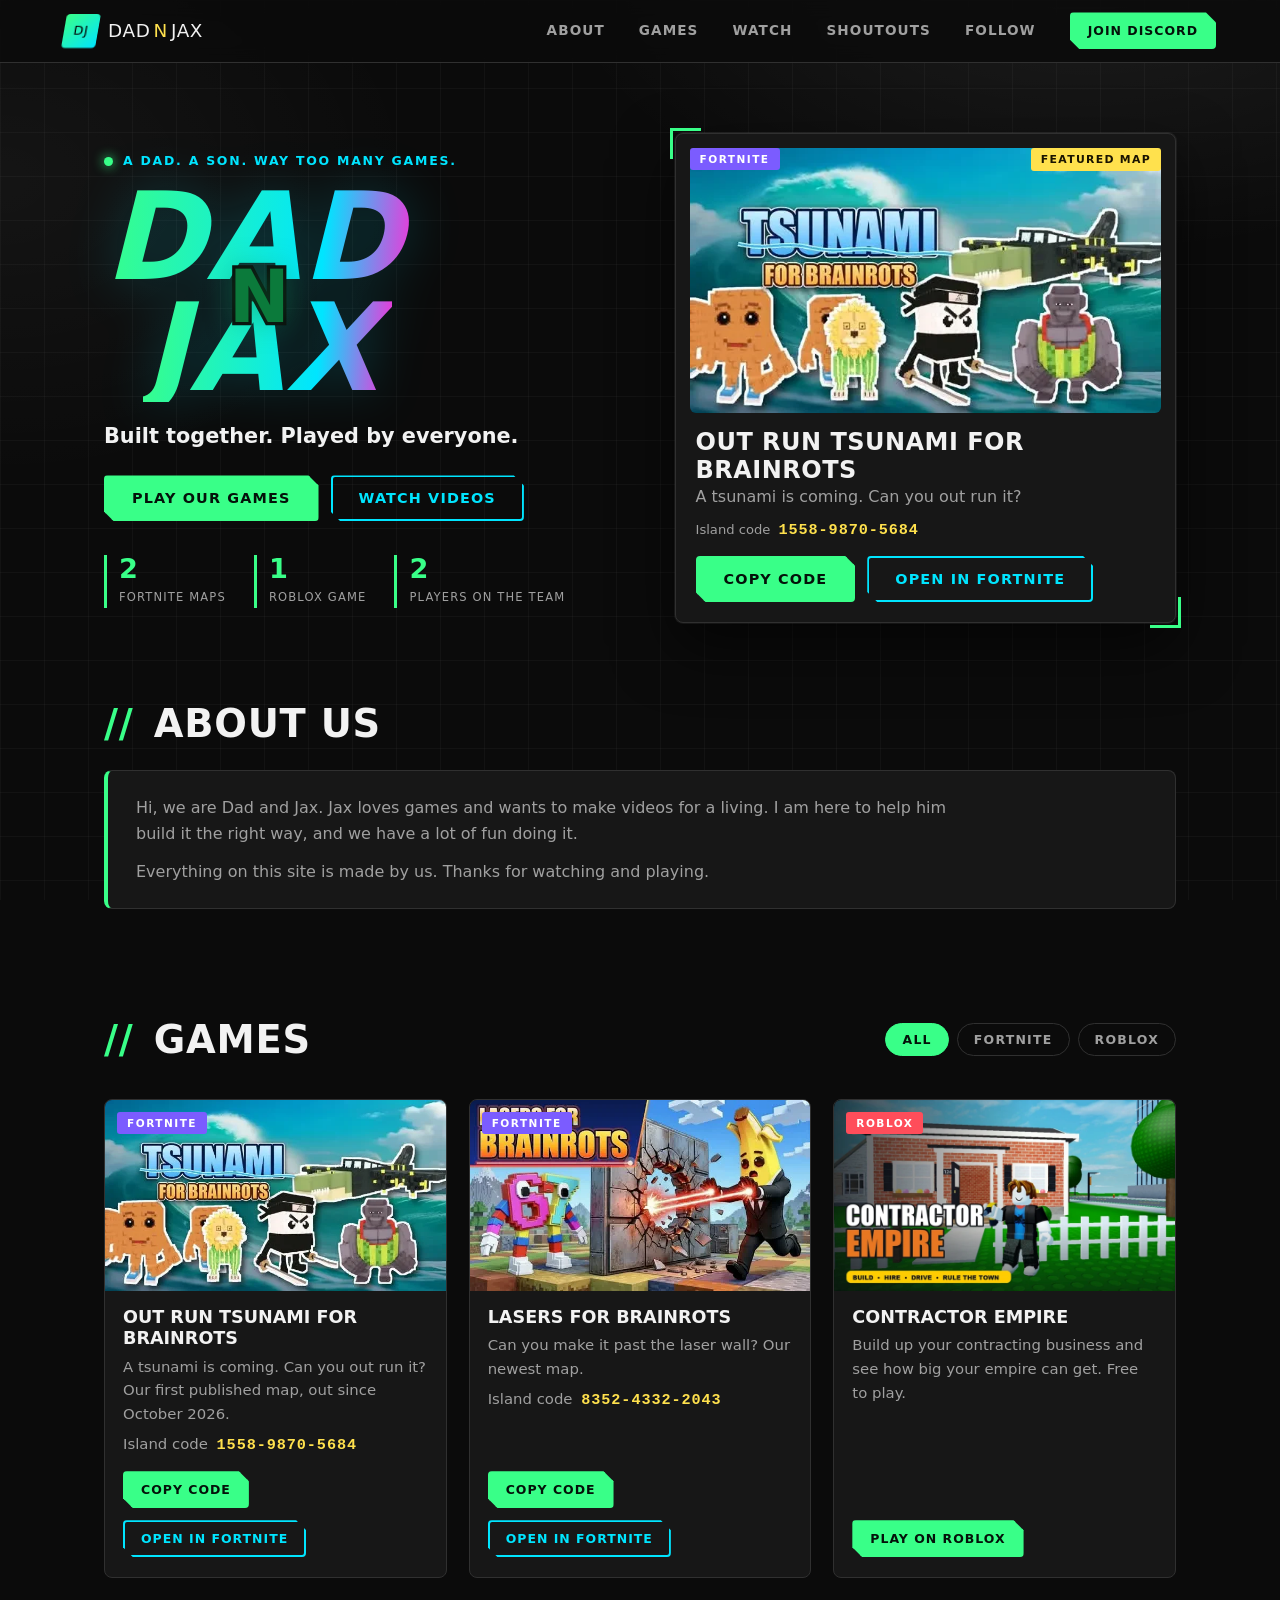
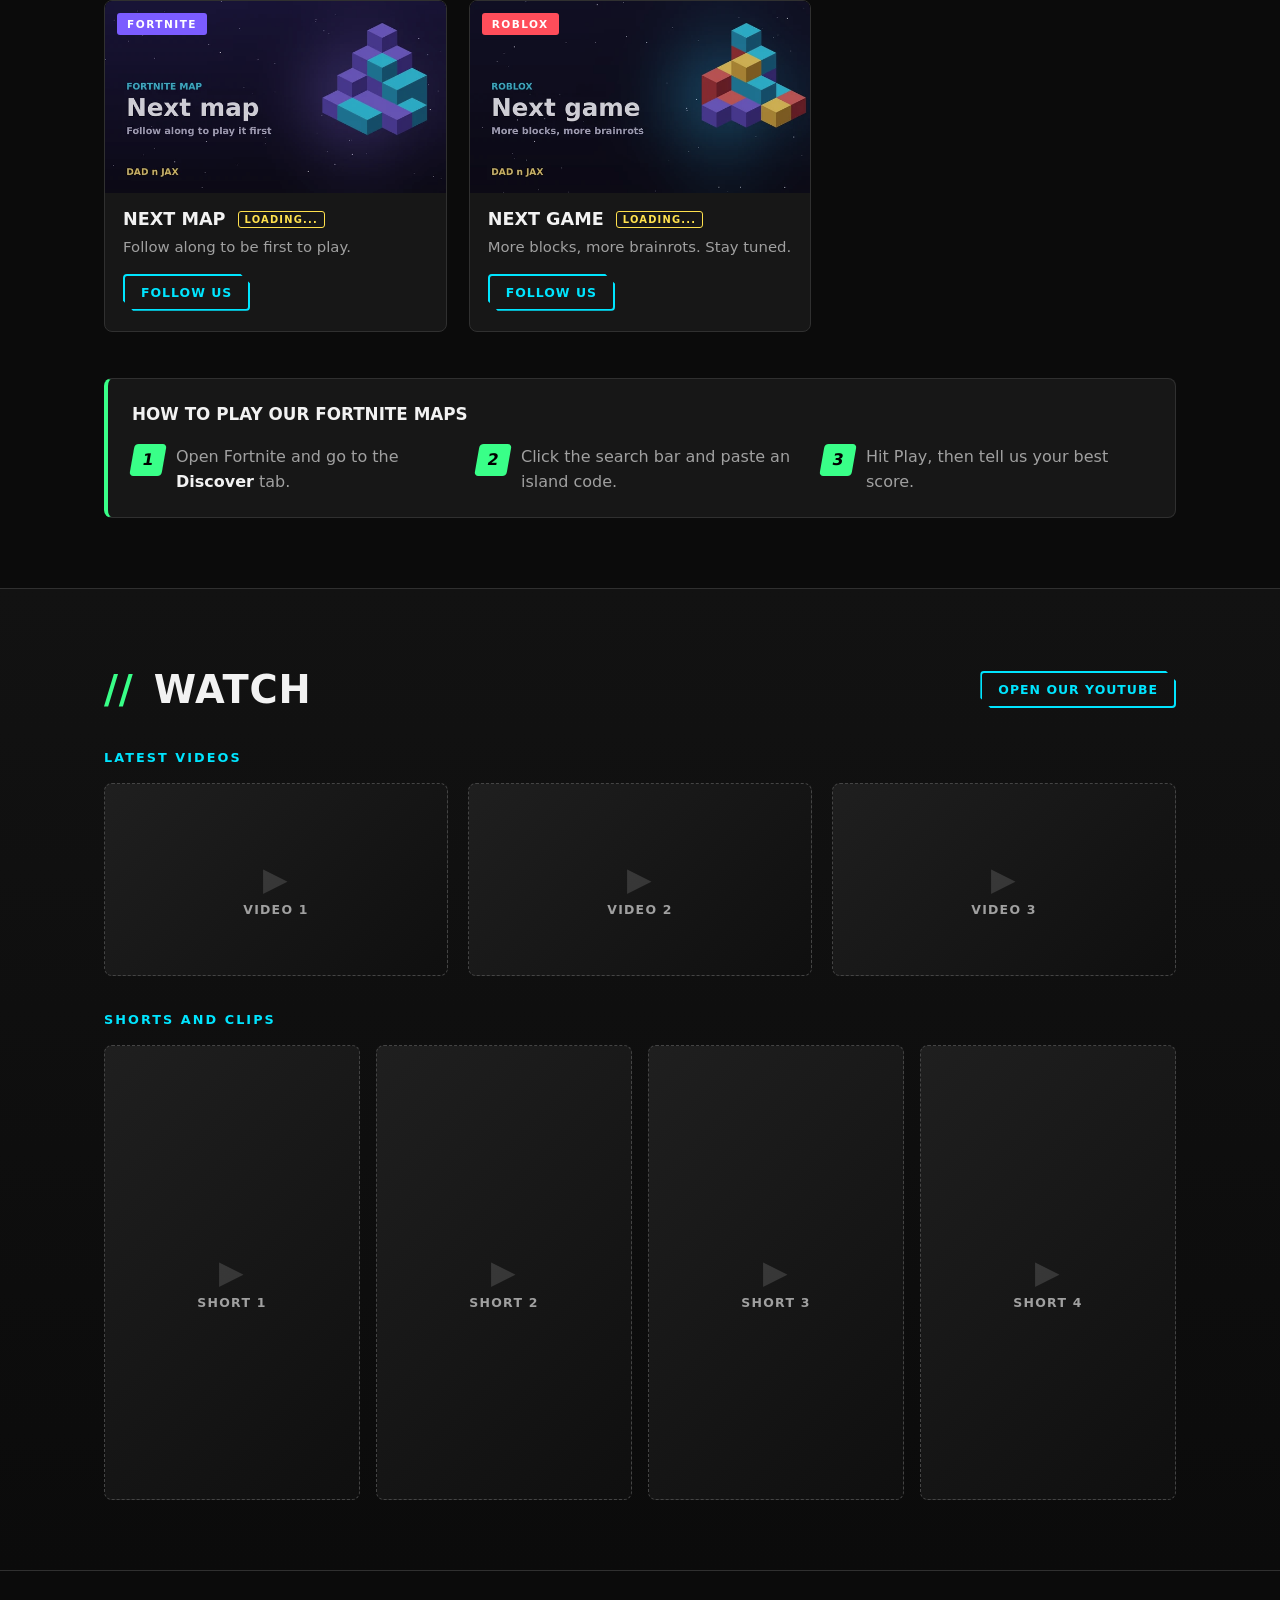
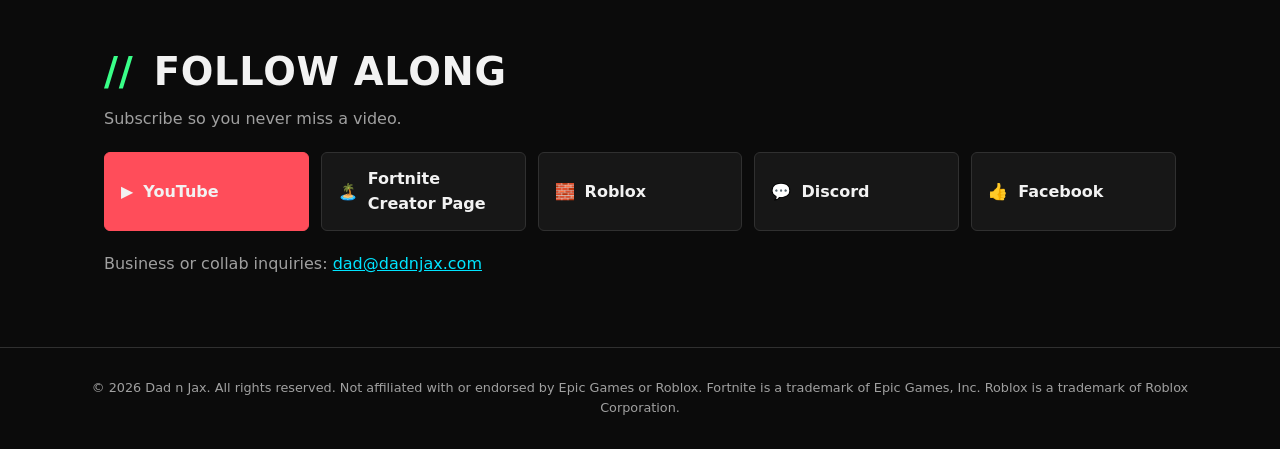
<file: index.html>
<!DOCTYPE html>
<html lang="en">
<head>
  <meta charset="utf-8">
  <meta name="viewport" content="width=device-width, initial-scale=1">
  <title>Dad n Jax | Games and Videos by a Dad and His Son</title>
  <meta name="description" content="Dad n Jax: Fortnite maps, Roblox games and videos made together by a dad and his son. Watch, play and follow along.">
  <meta name="theme-color" content="#0b0b0b">
  <meta property="og:title" content="Dad n Jax">
  <meta property="og:description" content="Fortnite maps, Roblox games and videos made together by a dad and his son.">
  <meta property="og:type" content="website">
  <meta property="og:url" content="https://dadnjax.com">
  <link rel="stylesheet" href="styles.css">
</head>
<body>
<a class="skip" href="#games">Skip to games</a>

<header class="nav">
  <a class="logo" href="#top"><span class="logo-mark">DJ</span><span class="logo-text">Dad<i>n</i>Jax</span></a>
  <nav aria-label="Main">
    <a href="#about">About</a>
    <a href="#games">Games</a>
    <a href="#watch">Watch</a>
    <a href="shoutouts.html">Shoutouts</a>
    <a href="#follow">Follow</a>
  </nav>
  <a class="btn btn-sm primary nav-cta" href="https://discord.gg/yzz6YP8vt" target="_blank" rel="noopener">Join Discord</a>
</header>

<main id="top">

  <!-- HERO -->
  <section class="hero">
    <div class="hero-copy">
      <p class="eyebrow"><span class="dot"></span> A dad. A son. Way too many games.</p>
      <h1 aria-label="Dad n Jax"><span class="l1" aria-hidden="true">Dad</span><span class="mid" aria-hidden="true">n</span><span class="l3" aria-hidden="true">Jax</span></h1>
      <p class="motto">Built together. Played by everyone.</p>
      <div class="buttons">
        <a class="btn primary" href="#games">Play our games</a>
        <a class="btn ghost" href="#watch">Watch videos</a>
      </div>
      <ul class="stats" aria-label="At a glance">
        <li><b>2</b><span>Fortnite maps</span></li>
        <li><b>1</b><span>Roblox game</span></li>
        <li><b>2</b><span>Players on the team</span></li>
      </ul>
    </div>

    <article class="spotlight" data-code="1558-9870-5684">
      <span class="badge fn">Fortnite</span>
      <span class="ribbon">Featured map</span>
      <div class="shot">
        <!-- Swap this <img> for the trailer when there is one:
        <iframe src="https://www.youtube-nocookie.com/embed/VIDEO_ID" title="Trailer" allowfullscreen loading="lazy"></iframe> -->
        <img src="images/out-run-tsunami-for-brainrots.webp"
             alt="Out Run Tsunami for Brainrots key art: brainrot characters running from a giant wave"
             width="640" height="360" decoding="async" fetchpriority="high">
      </div>
      <div class="spot-body">
        <h2>Out Run Tsunami for Brainrots</h2>
        <p>A tsunami is coming. Can you out run it?</p>
        <p class="code">Island code <b class="codetext">1558-9870-5684</b></p>
        <div class="buttons left">
          <button class="btn primary copy" type="button">Copy code</button>
          <!-- Direct Island Link: play.fn.gg/island/<code> launches Fortnite straight
               into the island. Swap play.fn.gg for fortnite.com if this link is ever
               used as the destination in a paid ad campaign. -->
          <a class="btn ghost" href="https://play.fn.gg/island/1558-9870-5684" target="_blank" rel="noopener">Open in Fortnite</a>
        </div>
      </div>
    </article>
  </section>

  <!-- ABOUT -->
  <section id="about" class="block about-block">
    <h2><span class="slash">//</span> About us</h2>
    <div class="about-card">
      <p>Hi, we are Dad and Jax. Jax loves games and wants to make videos for a living. I am here to help him build it the right way, and we have a lot of fun doing it.</p>
      <p>Everything on this site is made by us. Thanks for watching and playing.</p>
    </div>
  </section>

  <!-- GAMES -->
  <section id="games" class="block">
    <header class="block-head">
      <h2><span class="slash">//</span> Games</h2>
      <div class="filters" role="group" aria-label="Filter games">
        <button type="button" class="chip is-on" data-filter="all" aria-pressed="true">All</button>
        <button type="button" class="chip" data-filter="fn" aria-pressed="false">Fortnite</button>
        <button type="button" class="chip" data-filter="rb" aria-pressed="false">Roblox</button>
      </div>
    </header>

    <div class="cards">
      <article class="card" data-platform="fn" data-code="1558-9870-5684">
        <span class="badge fn">Fortnite</span>
        <div class="thumb"><img src="images/out-run-tsunami-for-brainrots.webp" alt="Out Run Tsunami for Brainrots key art" width="640" height="360" loading="lazy" decoding="async"></div>
        <div class="card-body">
          <h3>Out Run Tsunami for Brainrots</h3>
          <p>A tsunami is coming. Can you out run it? Our first published map, out since October 2026.</p>
          <p class="code">Island code <b class="codetext">1558-9870-5684</b></p>
          <div class="buttons left">
            <button class="btn sm primary copy" type="button">Copy code</button>
            <a class="btn sm ghost" href="https://play.fn.gg/island/1558-9870-5684" target="_blank" rel="noopener">Open in Fortnite</a>
          </div>
        </div>
      </article>

      <article class="card" data-platform="fn" data-code="8352-4332-2043">
        <span class="badge fn">Fortnite</span>
        <div class="thumb"><img src="images/lasers-for-brainrots.webp" alt="Lasers for Brainrots key art: a character blasting a laser through a steel wall" width="640" height="360" loading="lazy" decoding="async"></div>
        <div class="card-body">
          <h3>Lasers for Brainrots</h3>
          <p>Can you make it past the laser wall? Our newest map.</p>
          <p class="code">Island code <b class="codetext">8352-4332-2043</b></p>
          <div class="buttons left">
            <button class="btn sm primary copy" type="button">Copy code</button>
            <a class="btn sm ghost" href="https://play.fn.gg/island/8352-4332-2043" target="_blank" rel="noopener">Open in Fortnite</a>
          </div>
        </div>
      </article>

      <article class="card" data-platform="rb">
        <span class="badge rb">Roblox</span>
        <div class="thumb"><img src="images/contractor-empire.webp" alt="Contractor Empire on Roblox" width="768" height="432" loading="lazy" decoding="async"></div>
        <div class="card-body">
          <h3>Contractor Empire</h3>
          <p>Build up your contracting business and see how big your empire can get. Free to play.</p>
          <div class="buttons left">
            <a class="btn sm primary" href="https://www.roblox.com/games/73430560928805/Contractor-Empire" target="_blank" rel="noopener">Play on Roblox</a>
          </div>
        </div>
      </article>

      <article class="card soon" data-platform="fn">
        <span class="badge fn">Fortnite</span>
        <div class="thumb"><img src="images/next-fortnite-map.webp" alt="Next Fortnite map coming soon" width="640" height="360" loading="lazy" decoding="async"></div>
        <div class="card-body">
          <h3>Next map <em>Loading...</em></h3>
          <p>Follow along to be first to play.</p>
          <div class="buttons left"><a class="btn sm ghost" href="#follow">Follow us</a></div>
        </div>
      </article>

      <article class="card soon" data-platform="rb">
        <span class="badge rb">Roblox</span>
        <div class="thumb"><img src="images/roblox-next-game.webp" alt="Next Roblox game, coming soon" width="640" height="360" loading="lazy" decoding="async"></div>
        <div class="card-body">
          <h3>Next game <em>Loading...</em></h3>
          <p>More blocks, more brainrots. Stay tuned.</p>
          <div class="buttons left"><a class="btn sm ghost" href="#follow">Follow us</a></div>
        </div>
      </article>
    </div>

    <div class="howto">
      <h3>How to play our Fortnite maps</h3>
      <ol>
        <li><b>1</b><span>Open Fortnite and go to the <em>Discover</em> tab.</span></li>
        <li><b>2</b><span>Click the search bar and paste an island code.</span></li>
        <li><b>3</b><span>Hit Play, then tell us your best score.</span></li>
      </ol>
    </div>
  </section>

  <!-- WATCH -->
  <section id="watch" class="block alt">
    <header class="block-head">
      <h2><span class="slash">//</span> Watch</h2>
      <a class="btn sm ghost" href="https://www.youtube.com/@dadnjax-7" target="_blank" rel="noopener">Open our YouTube</a>
    </header>

    <h3 class="sub-title">Latest videos</h3>
    <div class="videos">
      <!--
        To embed a video, replace each placeholder div with:
        <iframe src="https://www.youtube-nocookie.com/embed/VIDEO_ID" title="Video title" allowfullscreen loading="lazy"></iframe>
      -->
      <div class="video"><span>Video 1</span></div>
      <div class="video"><span>Video 2</span></div>
      <div class="video"><span>Video 3</span></div>
    </div>

    <h3 class="sub-title">Shorts and clips</h3>
    <div class="shorts">
      <div class="video vertical"><span>Short 1</span></div>
      <div class="video vertical"><span>Short 2</span></div>
      <div class="video vertical"><span>Short 3</span></div>
      <div class="video vertical"><span>Short 4</span></div>
    </div>
  </section>

  <!-- FOLLOW -->
  <section class="block">
    <div id="follow" class="follow">
      <h2><span class="slash">//</span> Follow along</h2>
      <p class="muted">Subscribe so you never miss a video.</p>
      <div class="socials">
        <!-- LIVE -->
        <a class="social yt" href="https://www.youtube.com/@dadnjax-7" target="_blank" rel="noopener"><span>▶️</span> YouTube</a>
        <a class="social" href="https://www.fortnite.com/@dadnjax" target="_blank" rel="noopener"><span>🏝️</span> Fortnite Creator Page</a>
        <a class="social" href="https://www.roblox.com/users/7947299672/profile" target="_blank" rel="noopener"><span>🧱</span> Roblox</a>
        <a class="social" href="https://discord.gg/yzz6YP8vt" target="_blank" rel="noopener"><span>💬</span> Discord</a>
        <a class="social" href="https://www.facebook.com/profile.php?id=61595661431222" target="_blank" rel="noopener"><span>👍</span> Facebook</a>

        <!-- TODO: swap each "#" for the real profile URL as each account goes live,
             and delete the "soon" class so the button becomes clickable.

             Handle plan (availability checked 8 Nov 2026):
               dadnjax             -> X, Twitch        (free)
               dadnjaxproductions  -> Roblox (LIVE), TikTok, Instagram
                                      ("dadnjax" is taken on TikTok and Instagram by
                                      unrelated people - do NOT link those)

             Ready-made URLs, paste in once the account exists:
               https://www.tiktok.com/@dadnjaxproductions
               https://www.instagram.com/dadnjaxproductions/
               https://x.com/dadnjax
               https://www.twitch.tv/dadnjax
        -->
        <a class="social soon" href="#" aria-disabled="true"><span>🎵</span> TikTok <em>soon</em></a>
        <a class="social soon" href="#" aria-disabled="true"><span>📸</span> Instagram <em>soon</em></a>
        <a class="social soon" href="#" aria-disabled="true"><span>✖️</span> X / Twitter <em>soon</em></a>
        <a class="social soon" href="#" aria-disabled="true"><span>🟣</span> Twitch <em>soon</em></a>
      </div>
      <p class="contact">Business or collab inquiries: <a href="mailto:dad@dadnjax.com">dad@dadnjax.com</a></p>
    </div>
  </section>

</main>

<footer>
  <p>&copy; <span id="y"></span> Dad n Jax. All rights reserved. Not affiliated with or endorsed by Epic Games or Roblox. Fortnite is a trademark of Epic Games, Inc. Roblox is a trademark of Roblox Corporation.</p>
</footer>

<script>
document.getElementById("y").textContent = new Date().getFullYear();

/* copy island code */
document.querySelectorAll(".copy").forEach(function(b){
  b.addEventListener("click",function(){
    var c=b.closest("[data-code]").querySelector(".codetext").textContent;
    var old=b.textContent;
    navigator.clipboard.writeText(c).then(function(){
      b.textContent="Copied!";
      setTimeout(function(){b.textContent=old},1500);
    });
  });
});

/* game filters */
var chips=document.querySelectorAll(".chip");
chips.forEach(function(chip){
  chip.addEventListener("click",function(){
    var f=chip.dataset.filter;
    chips.forEach(function(c){
      var on=c===chip;
      c.classList.toggle("is-on",on);
      c.setAttribute("aria-pressed",on);
    });
    document.querySelectorAll(".cards .card").forEach(function(card){
      card.hidden = !(f==="all" || card.dataset.platform===f);
    });
  });
});

/* "soon" social buttons do nothing yet */
document.querySelectorAll(".social.soon").forEach(function(a){
  a.addEventListener("click",function(e){e.preventDefault()});
});
</script>
</body>
</html>
</file>
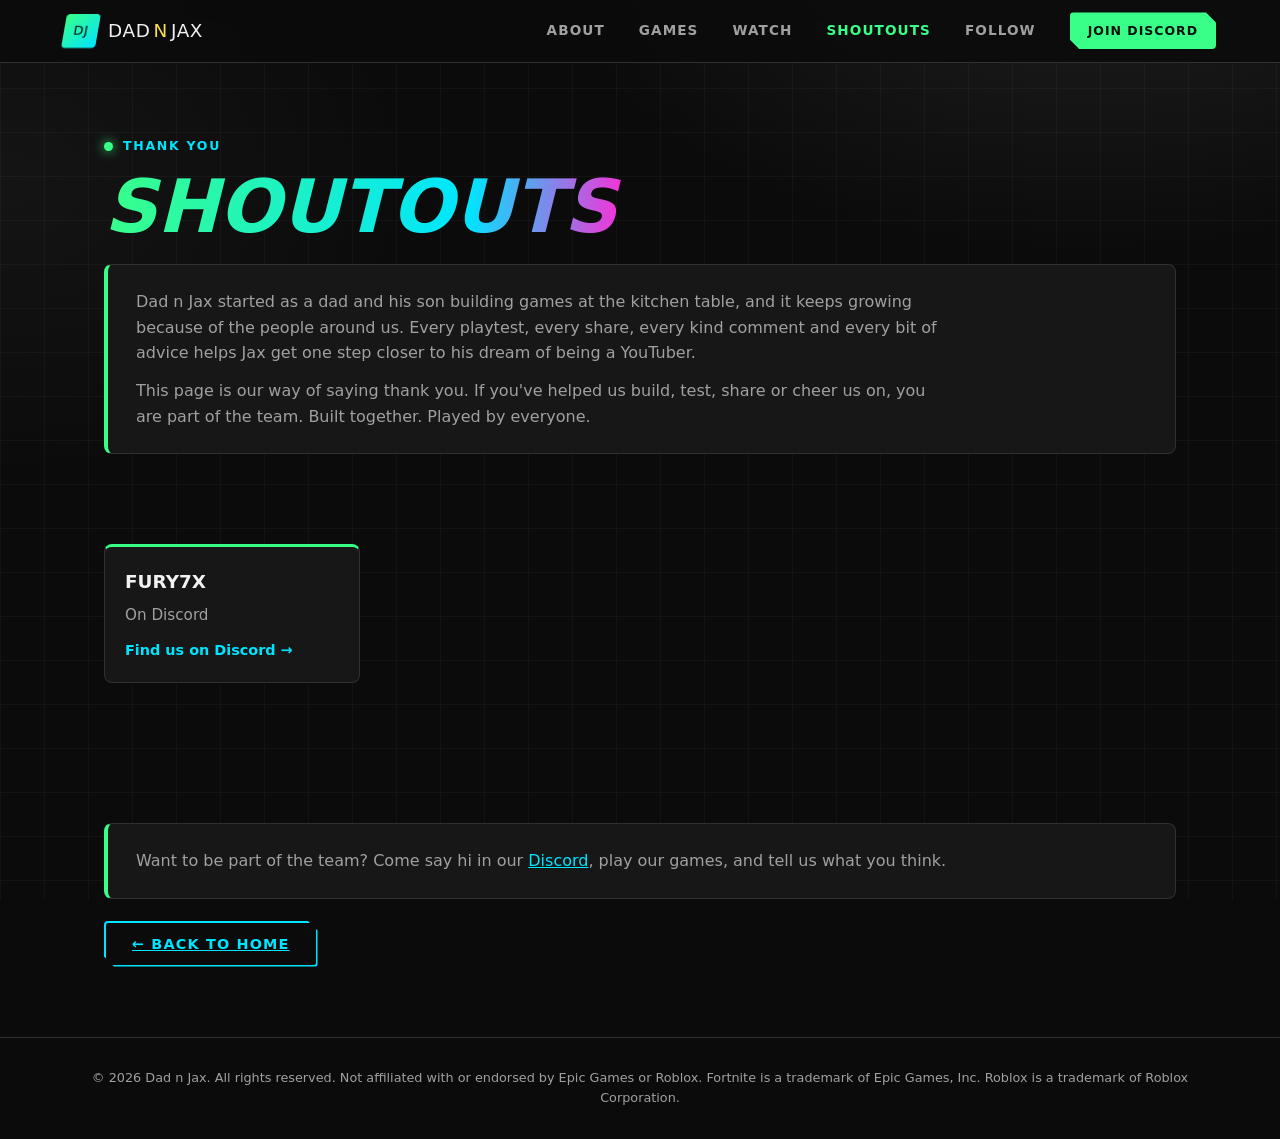
<file: shoutouts.html>
<!DOCTYPE html>
<html lang="en">
<head>
  <meta charset="utf-8">
  <meta name="viewport" content="width=device-width, initial-scale=1">
  <title>Shoutouts | Dad n Jax</title>
  <meta name="description" content="Thank you to the friends, players and creators who help Dad n Jax build games and grow. Built together. Played by everyone.">
  <meta name="theme-color" content="#0b0b0b">
  <meta property="og:title" content="Shoutouts | Dad n Jax">
  <meta property="og:description" content="Thank you to the friends, players and creators who help Dad n Jax build games and grow.">
  <meta property="og:type" content="website">
  <meta property="og:url" content="https://dadnjax.com/shoutouts.html">
  <link rel="stylesheet" href="styles.css">
</head>
<body>

<header class="nav">
  <a class="logo" href="index.html"><span class="logo-mark">DJ</span><span class="logo-text">Dad<i>n</i>Jax</span></a>
  <nav aria-label="Main">
    <a href="index.html#about">About</a>
    <a href="index.html#games">Games</a>
    <a href="index.html#watch">Watch</a>
    <a href="shoutouts.html" aria-current="page">Shoutouts</a>
    <a href="index.html#follow">Follow</a>
  </nav>
  <a class="btn btn-sm primary nav-cta" href="https://discord.gg/yzz6YP8vt" target="_blank" rel="noopener">Join Discord</a>
</header>

<main>
  <section class="block shout-head">
    <p class="eyebrow"><span class="dot"></span> Thank you</p>
    <h1 class="shout-title">Shoutouts</h1>
    <div class="about-card">
      <p>Dad n Jax started as a dad and his son building games at the kitchen table, and it keeps growing because of the people around us. Every playtest, every share, every kind comment and every bit of advice helps Jax get one step closer to his dream of being a YouTuber.</p>
      <p>This page is our way of saying thank you. If you've helped us build, test, share or cheer us on, you are part of the team. Built together. Played by everyone.</p>
    </div>
  </section>

  <section class="block shout-list-block" aria-label="People we want to thank">
    <div class="shout-grid">
      <a class="shout" href="https://discord.gg/yzz6YP8vt" target="_blank" rel="noopener">
        <span class="shout-name">FURY7X</span>
        <span class="shout-role">On Discord</span>
        <span class="shout-go">Find us on Discord &rarr;</span>
      </a>

      <!-- TEMPLATE: copy one <a> per person, fill in the name, role and profile link.
      <a class="shout" href="PROFILE-URL" target="_blank" rel="noopener">
        <span class="shout-name">NAME</span>
        <span class="shout-role">Short note on how they help</span>
        <span class="shout-go">Visit profile &rarr;</span>
      </a>
      -->

    </div>
  </section>

  <section class="block shout-foot">
    <div class="about-card">
      <p>Want to be part of the team? Come say hi in our <a href="https://discord.gg/yzz6YP8vt" target="_blank" rel="noopener">Discord</a>, play our games, and tell us what you think.</p>
    </div>
    <p class="buttons" style="margin-top:22px"><a class="btn ghost" href="index.html">&larr; Back to home</a></p>
  </section>
</main>

<footer>
  <p>&copy; <span id="y"></span> Dad n Jax. All rights reserved. Not affiliated with or endorsed by Epic Games or Roblox. Fortnite is a trademark of Epic Games, Inc. Roblox is a trademark of Roblox Corporation.</p>
</footer>
<script>document.getElementById("y").textContent = new Date().getFullYear();</script>
</body>
</html>
</file>
<file: styles.css>
:root{
  --bg:#0b0b0b; --bg2:#121212; --panel:#171717; --panel2:#1e1e1e;
  --line:#303030; --text:#f2f2f2; --muted:#a0a0a0;
  --g:#39ff88; --c:#00e5ff; --m:#ff2bd6; --y:#ffe14d;
  --fn:#7b5cff; --rb:#ff4d5a;
  --display:"Segoe UI Black","Arial Black",Impact,system-ui,sans-serif;
  --body:system-ui,-apple-system,"Segoe UI",Roboto,sans-serif;
}
*{box-sizing:border-box;margin:0;padding:0}
html{scroll-behavior:smooth;scroll-padding-top:76px}
body{
  font-family:var(--body);color:var(--text);line-height:1.6;background:var(--bg);
  background-image:
    radial-gradient(900px 500px at 85% -5%,rgba(255,255,255,.08),transparent 60%),
    radial-gradient(700px 500px at 0% 20%,rgba(255,255,255,.04),transparent 60%),
    linear-gradient(rgba(255,255,255,.03) 1px,transparent 1px),
    linear-gradient(90deg,rgba(255,255,255,.03) 1px,transparent 1px);
  background-size:auto,auto,44px 44px,44px 44px;
  background-attachment:fixed;
}
a{color:inherit;text-decoration:none}
img{display:block;max-width:100%;height:auto}
:focus-visible{outline:2px solid var(--c);outline-offset:3px}
.skip{position:absolute;left:-999px;top:8px;background:var(--g);color:#000;padding:8px 14px;z-index:99;font-weight:700}
.skip:focus{left:8px}

/* ---------- nav ---------- */
.nav{position:sticky;top:0;z-index:20;display:flex;align-items:center;gap:20px;padding:12px 5vw;
  background:rgba(11,11,11,.85);backdrop-filter:blur(10px);border-bottom:1px solid var(--line)}
.logo{display:flex;align-items:center;gap:10px;font-family:var(--display);text-transform:uppercase;letter-spacing:.04em}
.logo-mark{display:grid;place-items:center;width:34px;height:34px;font-size:.8rem;color:#000;
  background:linear-gradient(135deg,var(--g),var(--c));transform:skewX(-10deg);border-radius:4px}
.logo-text{font-size:1.15rem}
.logo-text i{font-style:normal;color:var(--y);margin:0 3px}
.nav nav{display:flex;gap:6px;margin-left:auto}
.nav nav a{padding:8px 14px;font-weight:700;font-size:.85rem;letter-spacing:.08em;text-transform:uppercase;color:var(--muted);border-radius:4px;transition:.2s}
.nav nav a:hover{color:var(--g);background:rgba(57,255,136,.08)}

/* ---------- buttons ---------- */
.buttons{display:flex;gap:12px;flex-wrap:wrap;margin-top:22px}
.buttons.left{margin-top:14px}
.btn{display:inline-block;padding:13px 26px;font:700 .9rem var(--body);letter-spacing:.08em;text-transform:uppercase;
  border:2px solid var(--g);color:var(--g);background:transparent;cursor:pointer;border-radius:4px;
  clip-path:polygon(0 0,calc(100% - 10px) 0,100% 10px,100% 100%,10px 100%,0 calc(100% - 10px));transition:.18s}
.btn:hover{transform:translateY(-2px);box-shadow:0 0 22px rgba(57,255,136,.45)}
.btn.primary{background:var(--g);color:#04120a}
.btn.primary:hover{background:#7dffb0}
.btn.ghost{border-color:var(--c);color:var(--c)}
.btn.ghost:hover{box-shadow:0 0 22px rgba(0,229,255,.45)}
.btn.sm,.btn-sm{padding:9px 16px;font-size:.78rem}

/* ---------- hero ---------- */
.hero{max-width:1200px;margin:0 auto;padding:70px 5vw 40px;display:grid;grid-template-columns:1.05fr 1fr;gap:44px;align-items:center}
.eyebrow{display:inline-flex;align-items:center;gap:10px;font-weight:700;font-size:.78rem;letter-spacing:.14em;text-transform:uppercase;color:var(--c)}
.dot{width:9px;height:9px;border-radius:50%;background:var(--g);box-shadow:0 0 12px var(--g);animation:pulse 1.6s infinite}
@keyframes pulse{50%{opacity:.35}}
/* 3-line logo: DAD / n (overlapping) / JAX */
.hero h1{display:inline-flex;flex-direction:column;align-items:flex-start;font-family:var(--display);font-style:italic;text-transform:uppercase;
  font-size:clamp(4rem,11vw,7.6rem);line-height:.8;margin:16px 0 18px;letter-spacing:.01em;
  filter:drop-shadow(0 0 26px rgba(0,229,255,.22))}
.hero h1 .l1,.hero h1 .l3{display:inline-block;padding:0 .1em .04em 0;
  background:linear-gradient(95deg,var(--g),var(--c) 70%,var(--m));-webkit-background-clip:text;background-clip:text;color:transparent}
.hero h1 .l3{margin-left:.32em}
.hero h1 .mid{position:relative;z-index:2;display:inline-block;align-self:center;margin:-.42em 0 -.46em;font-size:.6em;font-style:normal;line-height:1;
  color:#0b7a3b;-webkit-text-stroke:.09em var(--bg);paint-order:stroke fill;
  text-shadow:0 0 28px rgba(11,122,59,.5)}
.motto{font-size:1.3rem;color:var(--text);font-weight:600}
.stats{list-style:none;display:flex;gap:28px;margin-top:34px;flex-wrap:wrap}
.stats li{border-left:3px solid var(--g);padding-left:12px}
.stats b{display:block;font-family:var(--display);font-size:1.7rem;line-height:1;color:var(--g)}
.stats span{font-size:.72rem;letter-spacing:.1em;text-transform:uppercase;color:var(--muted)}

/* spotlight card */
.spotlight{position:relative;background:var(--panel);border:1px solid var(--line);border-radius:8px;padding:14px;
  box-shadow:0 0 0 1px rgba(255,255,255,.06),0 24px 60px rgba(0,0,0,.6)}
.spotlight::before,.spotlight::after{content:"";position:absolute;width:28px;height:28px;border:3px solid var(--g);pointer-events:none}
.spotlight::before{top:-6px;left:-6px;border-right:0;border-bottom:0}
.spotlight::after{bottom:-6px;right:-6px;border-left:0;border-top:0}
.ribbon{position:absolute;right:14px;top:14px;z-index:2;background:var(--y);color:#1a1400;font:800 .68rem var(--body);letter-spacing:.12em;text-transform:uppercase;padding:5px 10px;border-radius:3px}
.spotlight .badge{position:absolute;left:14px;top:14px;z-index:2}
.shot{aspect-ratio:16/9;border-radius:6px;overflow:hidden;background:#000}
.shot img,.shot iframe{width:100%;height:100%;object-fit:cover;border:0}
.spot-body{padding:16px 6px 6px}
.spot-body h2{font-family:var(--display);font-size:1.5rem;line-height:1.15;text-transform:uppercase}
.spot-body p{color:var(--muted)}

.badge{display:inline-block;font:800 .66rem var(--body);letter-spacing:.14em;text-transform:uppercase;padding:5px 10px;border-radius:3px;color:#fff}
.badge.fn{background:var(--fn)}
.badge.rb{background:var(--rb)}
.code{margin-top:8px;font-size:.82rem;color:var(--muted)}
.code b{font-family:ui-monospace,Consolas,monospace;font-size:.95rem;color:var(--y);letter-spacing:.06em;margin-left:4px}

/* ---------- sections ---------- */
.block{max-width:1200px;margin:0 auto;padding:70px 5vw}
.block.alt{max-width:none;background:linear-gradient(180deg,var(--bg2),var(--bg));border-top:1px solid var(--line);border-bottom:1px solid var(--line);padding-left:calc(max(5vw,(100vw - 1200px)/2 + 5vw));padding-right:calc(max(5vw,(100vw - 1200px)/2 + 5vw))}
.block-head{display:flex;justify-content:space-between;align-items:center;gap:16px;flex-wrap:wrap;margin-bottom:28px}
h2{font-family:var(--display);font-size:clamp(1.7rem,4vw,2.4rem);text-transform:uppercase;letter-spacing:.02em}
.slash{color:var(--g);margin-right:6px}
.sub-title{font-size:.8rem;letter-spacing:.16em;text-transform:uppercase;color:var(--c);margin:8px 0 14px}
.muted{color:var(--muted)}

.filters{display:flex;gap:8px}
.chip{font:700 .78rem var(--body);letter-spacing:.1em;text-transform:uppercase;color:var(--muted);background:transparent;
  border:1px solid var(--line);padding:8px 16px;border-radius:999px;cursor:pointer;transition:.18s}
.chip:hover{color:var(--text);border-color:var(--c)}
.chip.is-on{background:var(--g);border-color:var(--g);color:#04120a}

/* ---------- game cards ---------- */
.cards{display:grid;grid-template-columns:repeat(auto-fill,minmax(290px,1fr));gap:22px}
.card{position:relative;display:flex;flex-direction:column;background:var(--panel);border:1px solid var(--line);border-radius:8px;overflow:hidden;transition:.22s}
.card[hidden]{display:none}
.card:hover{transform:translateY(-5px);border-color:var(--c);box-shadow:0 14px 40px rgba(0,229,255,.18)}
.card .badge{position:absolute;left:12px;top:12px;z-index:2}
.thumb{aspect-ratio:16/9;background:#000;overflow:hidden}
.thumb img{width:100%;height:100%;object-fit:cover;transition:transform .35s}
.card:hover .thumb img{transform:scale(1.06)}
.card-body{padding:16px 18px 20px;display:flex;flex-direction:column;flex:1}
.card h3{font-family:var(--display);font-size:1.1rem;text-transform:uppercase;line-height:1.2}
.card h3 em{font:700 .62rem var(--body);font-style:normal;letter-spacing:.12em;color:var(--y);border:1px solid var(--y);padding:2px 6px;border-radius:3px;margin-left:6px;vertical-align:middle;white-space:nowrap}
.card p{color:var(--muted);margin-top:6px;font-size:.93rem}
.card .buttons{margin-top:auto;padding-top:14px}
.card.soon .thumb img{filter:saturate(.7) brightness(.85)}

/* how to */
.howto{margin-top:46px;background:var(--panel);border:1px solid var(--line);border-left:4px solid var(--g);border-radius:8px;padding:22px 24px}
.howto h3{font-family:var(--display);text-transform:uppercase;font-size:1.05rem;margin-bottom:16px}
.howto ol{list-style:none;display:grid;grid-template-columns:repeat(auto-fit,minmax(220px,1fr));gap:16px}
.howto li{display:flex;gap:12px;align-items:flex-start;color:var(--muted)}
.howto li b{flex:none;display:grid;place-items:center;width:32px;height:32px;font-family:var(--display);color:#000;background:var(--g);transform:skewX(-10deg);border-radius:4px}
.howto li em{font-style:normal;color:var(--text);font-weight:700}

/* ---------- watch ---------- */
.videos{display:grid;grid-template-columns:repeat(auto-fit,minmax(280px,1fr));gap:20px;margin-bottom:34px}
.shorts{display:grid;grid-template-columns:repeat(auto-fit,minmax(150px,1fr));gap:16px}
.video{position:relative;aspect-ratio:16/9;display:grid;place-items:center;border-radius:8px;border:1px dashed #444;
  background:linear-gradient(135deg,#1f1f1f,#0f0f0f);color:var(--muted);font-weight:700;letter-spacing:.1em;text-transform:uppercase;font-size:.78rem}
.video::before{content:"▶";position:absolute;font-size:2rem;color:rgba(255,255,255,.14)}
.video span{position:relative;margin-top:62px}
.video.vertical{aspect-ratio:9/16}
.video iframe{position:absolute;inset:0;width:100%;height:100%;border:0;border-radius:8px}

/* ---------- about + follow ---------- */
.two-col{display:grid;grid-template-columns:1fr 1.25fr;gap:44px;align-items:start}
.about p{margin-top:14px;color:var(--muted)}
.about h2,.follow h2{margin-bottom:4px}
.socials{display:grid;grid-template-columns:repeat(auto-fit,minmax(170px,1fr));gap:12px;margin:20px 0}
.social{display:flex;align-items:center;gap:10px;padding:13px 16px;border-radius:6px;background:var(--panel);border:1px solid var(--line);font-weight:700;transition:.18s}
.social:hover{border-color:var(--g);transform:translateY(-2px);box-shadow:0 0 18px rgba(57,255,136,.25)}
.social.yt{background:var(--rb);border-color:var(--rb)}
.social.soon{display:none} /* hidden until the account exists: remove the "soon" class in index.html to show */
.social.soon:hover{transform:none;border-color:var(--line);box-shadow:none}
.social em{margin-left:auto;font:700 .6rem var(--body);font-style:normal;letter-spacing:.12em;text-transform:uppercase;color:var(--y)}
.contact{color:var(--muted)}
.contact a{color:var(--c);text-decoration:underline}

footer{border-top:1px solid var(--line);text-align:center;padding:30px 5vw;color:var(--muted);font-size:.8rem}

/* ---------- responsive ---------- */
@media (max-width:900px){
  .hero{grid-template-columns:1fr;padding-top:44px}
  .two-col{grid-template-columns:1fr}
}
@media (max-width:640px){
  .nav{flex-wrap:wrap;gap:8px}
  .nav nav{order:3;width:100%;margin:0;overflow-x:auto}
  .nav-cta{margin-left:auto}
  .block{padding-top:52px;padding-bottom:52px}
}
@media (prefers-reduced-motion:reduce){
  *{animation:none!important;transition:none!important;scroll-behavior:auto!important}
}

/* about (near top) */
.about-block{padding-top:30px;padding-bottom:30px}
.about-block h2{margin-bottom:16px}
.about-card{background:var(--panel);border:1px solid var(--line);border-left:4px solid var(--g);border-radius:8px;padding:24px 28px}
.about-card p{color:var(--muted);max-width:820px}
.about-card p+p{margin-top:12px}

/* Shoutouts page */
.shout-head{padding-bottom:20px}
.shout-head .eyebrow{margin-bottom:0}
.shout-title{display:block;width:fit-content;font-family:var(--display);font-style:italic;text-transform:uppercase;font-size:clamp(2.6rem,7vw,4.6rem);line-height:.95;margin:14px 0 22px;background:linear-gradient(95deg,var(--g),var(--c) 70%,var(--m));-webkit-background-clip:text;background-clip:text;color:transparent;padding-right:.1em}
.shout-grid{display:grid;grid-template-columns:repeat(auto-fill,minmax(250px,1fr));gap:16px}
.shout{display:flex;flex-direction:column;gap:6px;background:var(--panel);border:1px solid var(--line);border-top:3px solid var(--g);border-radius:8px;padding:20px;transition:.18s}
.shout:hover{transform:translateY(-3px);border-color:var(--g);box-shadow:0 8px 26px rgba(57,255,136,.12)}
.shout-name{font-weight:800;font-size:1.15rem}
.shout-role{color:var(--muted);font-size:.95rem}
.shout-go{margin-top:6px;color:var(--c);font-weight:700;font-size:.9rem}
.shout-foot a{color:var(--c);text-decoration:underline}
.nav nav a[aria-current="page"]{color:var(--g)}
</file>
